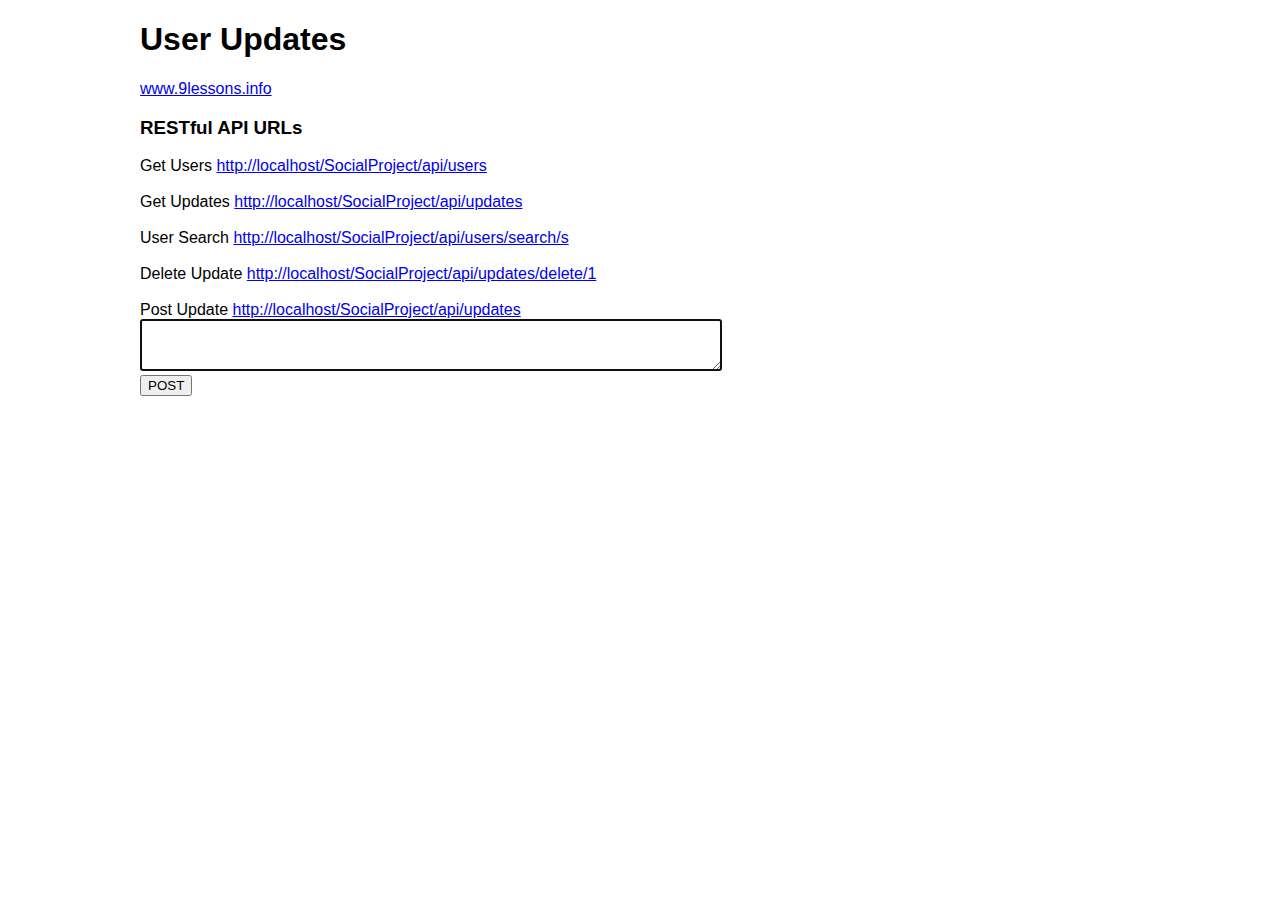
<file: webservices/index.html>
<!DOCTYPE html>
<html>
<head>
<meta http-equiv="Content-Type" content="text/html; charset=utf-8" />
<title>Create RESTful API using Slim PHP Framework</title>
<link href='css/style.css' rel='stylesheet' type='text/css'/>
<script src="http://ajax.googleapis.com/ajax/libs/jquery/2.1.1/jquery.min.js"></script>
<script src="js/ajaxGetPost.js"></script>
<script>


$(document).ready(function()
{
var base_url="http://localhost/SocialProject/";
var url,encodedata;
$("#update").focus();

/* Load Updates */
url=base_url+'api/updates';
encodedata='';
ajax_data('GET',url, function(data) 
{
$.each(data.updates, function(i,data)
{
var html="<div class='stbody' id='stbody"+data.update_id+"'><div class='stimg'><img src='"+data.profile_pic+"' class='stprofileimg'/></div>"
         +"<div class='sttext'><strong>"+data.name+"</strong>"+data.user_update+"<span id='"+data.update_id+"' class='stdelete'>Delete</span>";
		 +"</div></div>";
$(html).appendTo("#mainContent");
});

});

/* Insert Update */
$('body').on("click",'.stpostbutton',function()
{
var update=$('#update').val();
encode=JSON.stringify({
        "user_update": update,
        "user_id": $('#user_id').val()
        });
url=base_url+'api/updates';
if(update.length>0)
{
post_ajax_data(url,encode, function(data) 
{
$.each(data.updates, function(i,data)
{
var html="<div class='stbody' id='stbody"+data.update_id+"'><div class='stimg'><img src='"+data.profile_pic+"' class='stprofileimg'/></div>"
         +"<div class='sttext'><strong>"+data.name+"</strong>"+data.user_update+"<span id='"+data.update_id+"' class='stdelete'>Delete</span>";
		 +"</div></div>";
$("#mainContent").prepend(html);

$('#update').val('').focus();

});
});
}

});

/* Delete Updates */
$('body').on("click",'.stdelete',function()
{
var ID=$(this).attr("id");
url=base_url+'api/updates/delete/'+ID;
ajax_data('DELETE',url, function(data) 
{
$("#stbody"+ID).fadeOut("slow");
});
});





});
</script>

</head>

<body>
<div style="margin:0 auto;width:1000px;">
<h1>User Updates</h1>
<a href="http://www.9lessons.info">www.9lessons.info</a>

<h3>RESTful API URLs</h3>

Get Users <a href="http://localhost/SocialProject/api/users">http://localhost/SocialProject/api/users</a><br/><br/>
Get Updates <a href="http://localhost/SocialProject/api/updates">http://localhost/SocialProject/api/updates</a><br/><br/>
User Search <a href="http://localhost/SocialProject/api/users/search/s">http://localhost/SocialProject/api/users/search/s</a><br/><br/>
Delete Update <a href="http://localhost/SocialProject/api/updates/delete/1">http://localhost/SocialProject/api/updates/delete/1</a><br/><br/>
Post Update <a href="http://localhost/SocialProject/api/updates">http://localhost/SocialProject/api/updates</a><br/>


<div>
<textarea id="update" class="stupdatebox"></textarea><br/>
<input type="hidden" id="user_id" value="1">
<input type="submit" value="POST" class="stpostbutton">
</div>


<div id="mainContent">

</div>

<div style="width:380px;float:right">

</div>

</div>


</body>
</html>
</file>
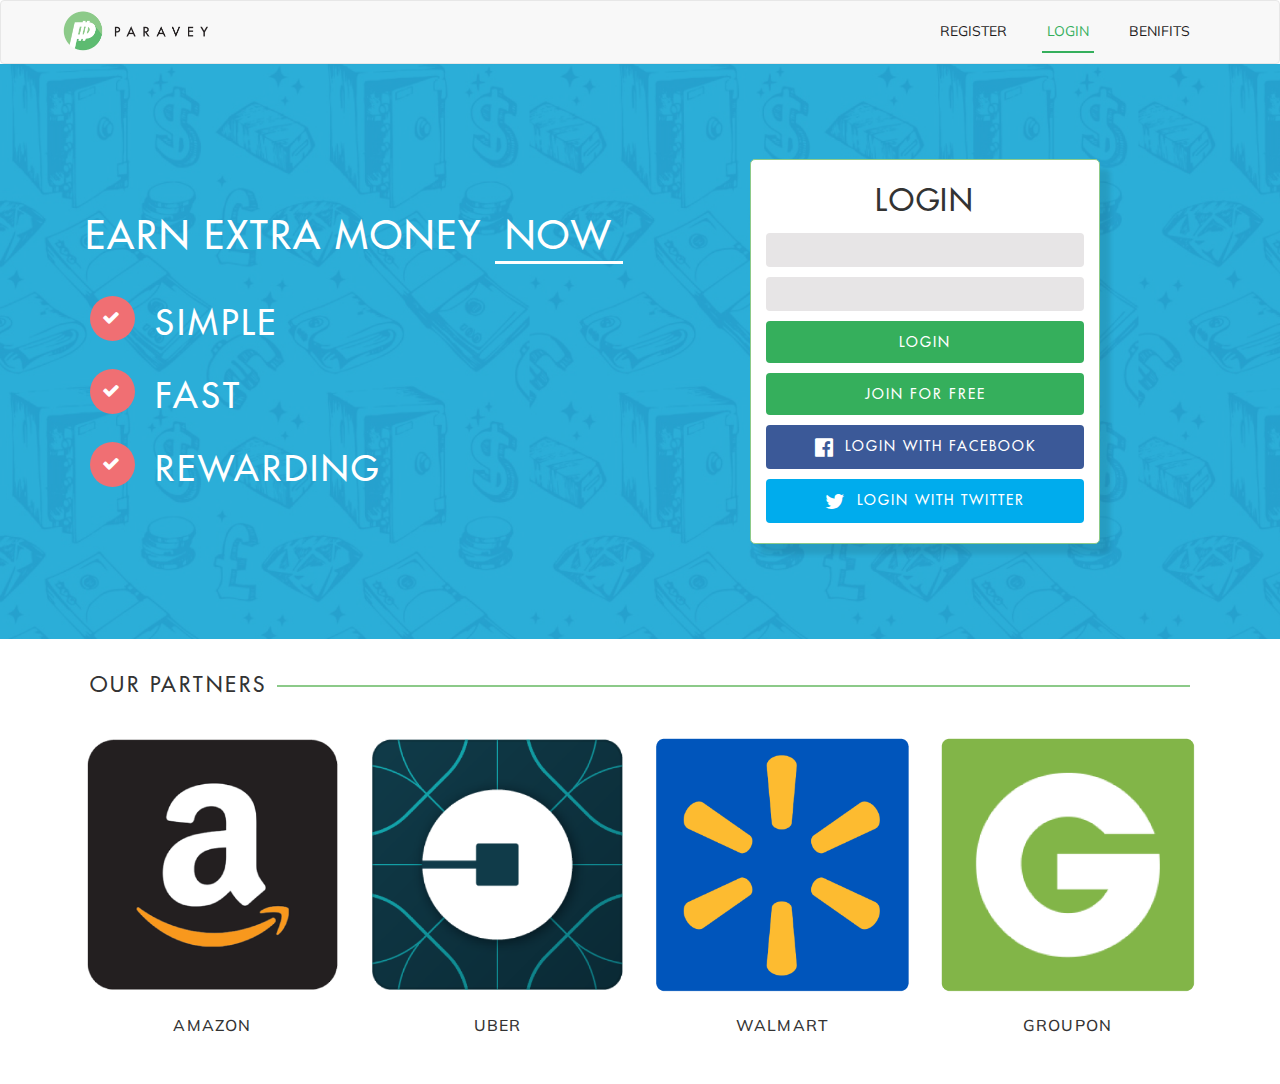
<file: index - Copy.html>
<!DOCTYPE html>
<html lang="en">
  <head>
    <meta charset="utf-8">
    <meta http-equiv="X-UA-Compatible" content="IE=edge">
    <meta name="viewport" content="width=device-width, initial-scale=1">
    <!-- The above 3 meta tags *must* come first in the head; any other head content must come *after* these tags -->
    <title>Paravey</title>

    <!-- Bootstrap -->
    <link href="bower_components/bootstrap/dist/css/bootstrap.min.css" rel="stylesheet">
    <link href="assets/css/main.css" rel="stylesheet">

    <!-- HTML5 shim and Respond.js for IE8 support of HTML5 elements and media queries -->
    <!-- WARNING: Respond.js doesn't work if you view the page via file:// -->
    <!--[if lt IE 9]>
      <script src="https://oss.maxcdn.com/html5shiv/3.7.3/html5shiv.min.js"></script>
      <script src="https://oss.maxcdn.com/respond/1.4.2/respond.min.js"></script>
    <![endif]-->

  </head>
  <body>
    <header class="main-header">
      <!-- header-top starts -->
      <div class="header-top">
        <div class="">
          <nav class="navbar navbar-default">
            <div class="container">
              <div class="navbar-header">
                <button type="button" class="navbar-toggle collapsed" data-toggle="collapse" data-target="#navbar">
                  <span class="sr-only">Toggle navigation</span>
                  <span class="icon-bar"></span>
                  <span class="icon-bar"></span>
                  <span class="icon-bar"></span>
                </button>
                <a class="navbar-brand logo" href="#"><img src="assets/images/logo.png" alt="">
                </a>
              </div>
              <div id="navbar" class="navbar-collapse collapse">
                <ul class="nav navbar-nav navbar-right">
                  <li><a href="register.html">Register</a></li>
                  <li class="active"><a href="index.html">Login</a></li>
                  <li><a href="#">Benifits</a></li>
                </ul>
              </div>
              <!--/.nav-collapse -->
            </div>
            <!--/.container-fluid -->
          </nav>
        </div>
      </div>
      <!-- header-top starts -->
    </header>

    <main class="main-content">
      <!-- hero-section starts -->
      <section class="hero-section">
        <div class="container">
          <div class="col-md-6 dtable">
            <div class="hero-left">
              <h1>Earn Extra Money <a href="#">Now</a></h1>
              <ul>
                <li><span class="icon"><i class="fa fa-check" aria-hidden="true"></i></span>Simple</li>
                <li><span class="icon"><i class="fa fa-check" aria-hidden="true"></i></span>fast</li>
                <li><span class="icon"><i class="fa fa-check" aria-hidden="true"></i></span>Rewarding</li>
              </ul>
            </div>
          </div>
          <div class="col-md-6 dtable">
            <div class="hero-right">
              <div class="hero-form login">
                <h1 class="title">LOGIN</h1>
                <form>
                  <div class="form-group">
                    <input type="text" class="form-control" id="email">
                    <label for="email">username:(<a href="javascript:void(0)"> forgot ?</a>)</label>
                  </div>
                  <div class="form-group">
                    <input type="password" class="form-control" id="pwd">
                    <label for="pwd">password:(<a href="javascript:void(0)"> forgot ?</a>)</label>
                  </div>
                  <button type="button" class="btn btn-full green">Login</button>
                  <button type="button" class="btn btn-full green">Join for free</button>
                  <button type="button" class="btn btn-full fb"><span><i class="fa fa-facebook-official" aria-hidden="true"></i></span>login with facebook</button>
                  <button type="button" class="btn btn-full twi"><span><i class="fa fa-twitter" aria-hidden="true"></i></span>login with twitter</button>
                </form>
              </div>
            </div>
          </div>
        </div>
      </section>
      <!-- hero-section ends -->

      <!-- our partners -->
      <section class="our-partners">
        <div class="container">
          <h3 class="sec-heading">
            our partners
            <span class="sap"></span>
          </h3>

          <div class="partners row">
            <div class="col-sm-3 col-xs-6 partner">
              <img class="img-responsive" src="assets/images/partner1.png" alt="">
              <h4 class="p-title">AMAZON</h4>
            </div>
            <div class="col-sm-3 col-xs-6 partner">
              <img class="img-responsive" src="assets/images/partner2.png" alt="">
              <h4 class="p-title">UBER</h4>
            </div>
            <div class="col-sm-3 col-xs-6 partner">
              <img class="img-responsive" src="assets/images/partner3.png" alt="">
              <h4 class="p-title">WALMART</h4>
            </div>
            <div class="col-sm-3 col-xs-6 partner">
              <img class="img-responsive" src="assets/images/partner4.png" alt="">
              <h4 class="p-title">GROUPON</h4>
            </div>
          </div>



        </div>



      </section>
      <!-- our partners ends-->
    </main>




    <!-- jQuery -->
    <script src="bower_components/jquery/dist/jquery.min.js"></script>
    <script src="bower_components/bootstrap/dist/js/bootstrap.min.js"></script>
    <script src="assets/js/main.js"></script>
  </body>
</html>
</file>
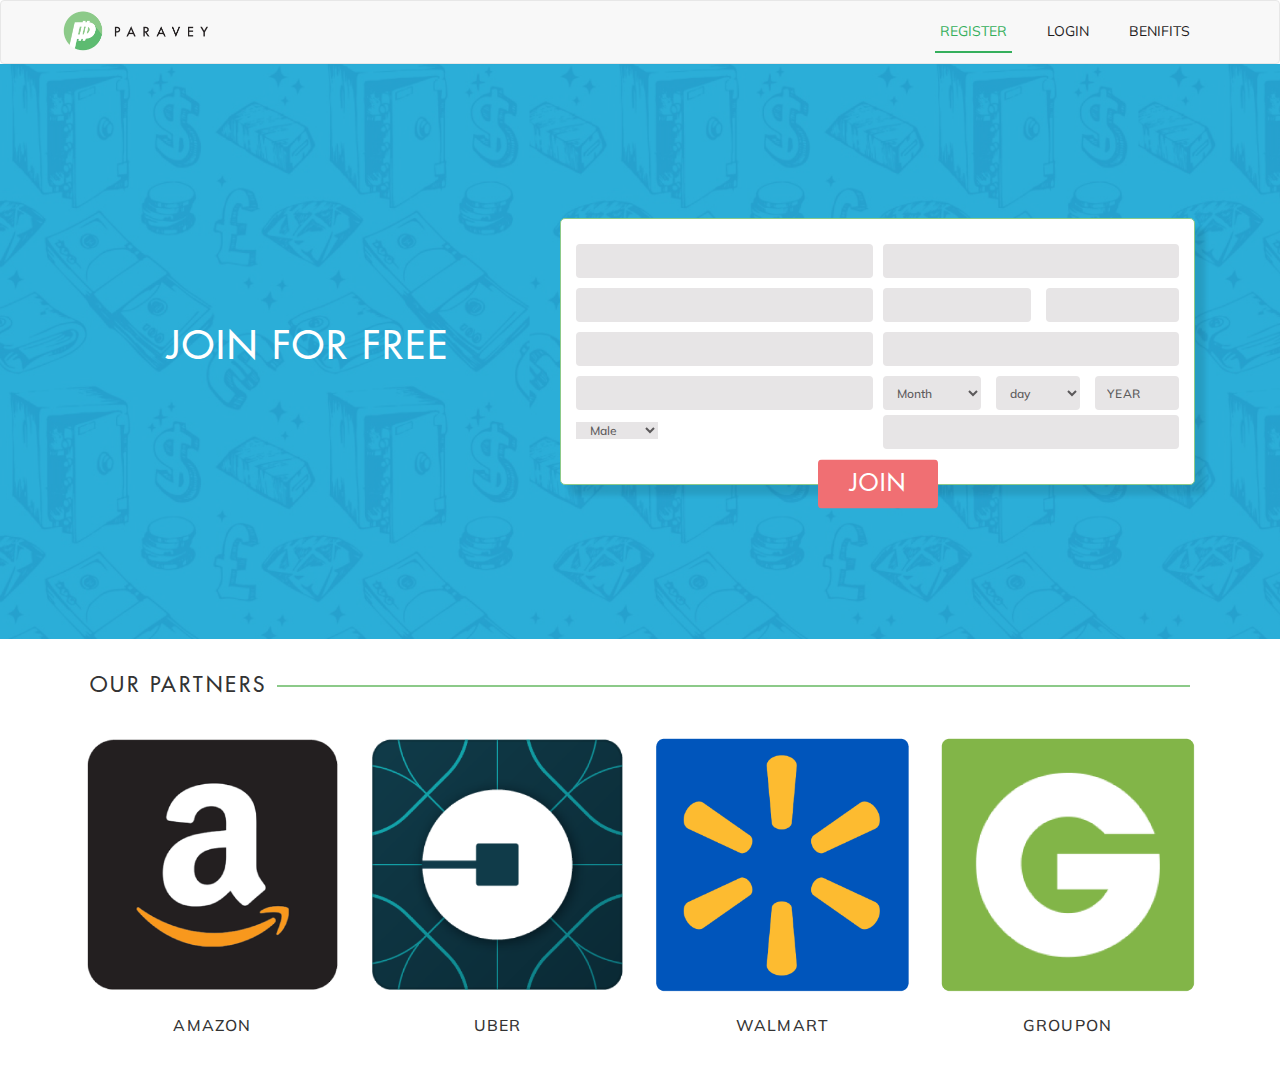
<file: register.html>
<!DOCTYPE html>
<html lang="en">
  <head>
    <meta charset="utf-8">
    <meta http-equiv="X-UA-Compatible" content="IE=edge">
    <meta name="viewport" content="width=device-width, initial-scale=1">
    <!-- The above 3 meta tags *must* come first in the head; any other head content must come *after* these tags -->
    <title>Paravey</title>

    <!-- Bootstrap -->
    <link href="bower_components/bootstrap/dist/css/bootstrap.min.css" rel="stylesheet">
    <link href="assets/css/main.css" rel="stylesheet">

    <!-- HTML5 shim and Respond.js for IE8 support of HTML5 elements and media queries -->
    <!-- WARNING: Respond.js doesn't work if you view the page via file:// -->
    <!--[if lt IE 9]>
      <script src="https://oss.maxcdn.com/html5shiv/3.7.3/html5shiv.min.js"></script>
      <script src="https://oss.maxcdn.com/respond/1.4.2/respond.min.js"></script>
    <![endif]-->

  </head>
  <body>
    <header class="main-header">
      <!-- header-top starts -->
      <div class="header-top">
        <div class="">
          <nav class="navbar navbar-default">
            <div class="container">
              <div class="navbar-header">
                <button type="button" class="navbar-toggle collapsed" data-toggle="collapse" data-target="#navbar">
                  <span class="sr-only">Toggle navigation</span>
                  <span class="icon-bar"></span>
                  <span class="icon-bar"></span>
                  <span class="icon-bar"></span>
                </button>
                <a class="navbar-brand logo" href="#"><img src="assets/images/logo.png" alt="">
                </a>
              </div>
              <div id="navbar" class="navbar-collapse collapse">
                <ul class="nav navbar-nav navbar-right">
                  <li class="active"><a href="register.html">Register</a></li>
                  <li><a href="index.html">Login</a></li>
                  <li><a href="#">Benifits</a></li>
                </ul>
              </div>
              <!--/.nav-collapse -->
            </div>
            <!--/.container-fluid -->
          </nav>
        </div>
      </div>
      <!-- header-top starts -->
    </header>

    <main class="main-content">
      <!-- hero-section starts -->
      <section class="hero-section">
        <div class="container">
          <div class="col-md-5 dtable">
            <div class="hero-left">
              <h1 class="text-center">Join for free</h1>
            </div>
          </div>


          <div class="col-md-7 dtable">
            <div class="hero-right">
              <div class="hero-form register">
                <!-- <h1 class="title">Register</h1> -->
                <form>
                  <div class="row">
                    <div class="col-md-6">
                      <div class="form-horizontal">
                        <div class="form-group">
                          <input type="text" class="form-control" id="fname">
                          <label for="fname">First Name </label>
                        </div>
                        <div class="form-group">
                          <input type="text" class="form-control" id="lname">
                          <label for="lname">Last Name </label>
                        </div>
                        <div class="form-group">
                          <input type="text" class="form-control" id="e_mail">
                          <label for="e_mail">Email </label>
                        </div>
                        <div class="form-group">
                          <input type="text" class="form-control" id="phone">
                          <label for="phone">Phone </label>
                        </div>
                        <div class="form-group">
                          <select class="" class="form-control" id="gender">
                            <option value="Male">Male</option>
                            <option value="Female">Female</option>
                          </select>
                          <label for="gender">Gender </label>
                        </div>
                      </div>
                    </div>

                    <div class="col-md-6">
                      <div class="form-horizontal">
                        <div class="form-group">
                          <input type="text" class="form-control" id="saddress">
                          <label for="saddress">Street Address</label>
                        </div>
                        <!-- nested row -->
                        <div class="row">
                          <div class="col-xs-6">
                            <div class="form-group">
                              <input type="text" class="form-control" id="city">
                              <label for="city">City</label>
                            </div>
                          </div>
                          <div class="col-xs-6">
                            <div class="form-group ml0">
                              <input type="text" class="form-control" id="state">
                              <label for="state">State</label>
                            </div>
                          </div>
                        </div><!-- nested row ends-->
                        <div class="form-group">
                          <input type="text" class="form-control" id="zipcode">
                          <label for="zipcode">Zip Code</label>
                        </div>

                        <!-- nested row -->
                        <div class="row dob">
                          <div class="col-xs-4">
                            <div class="form-group">
                              <select class="form-control">
                                <option value="Male">Month</option>
                                <option value="Female">Jan</option>
                              </select>
                            </div>
                          </div>
                          <div class="col-xs-4">
                            <div class="form-group ml0">
                              <select class="form-control">
                                <option value="Male">day</option>
                                <option value="Female">1</option>
                                <option value="Female">2</option>
                                <option value="Female">3</option>
                              </select>
                            </div>
                          </div>
                          <div class="col-xs-4">
                            <div class="form-group ml0">
                              <input type="text" class="form-control" placeholder="year">
                            </div>
                          </div>
                          <label class="mb10" for="">Date of birth</label>
                        </div><!-- nested row ends-->


                        <div class="form-group">
                          <input type="password" class="form-control" id="pass">
                          <label for="pass">Password</label>
                        </div>

                      </div>
                    </div>
                  </div><!--row ends-->
                  <button type="submit" class="btn center reg-btn btn-red btn-lg2">Join</button>
                </form>

              </div>
            </div>
          </div>
        </div>
      </section>
      <!-- hero-section ends -->

      <!-- our partners -->
      <section class="our-partners">
        <div class="container">
          <h3 class="sec-heading">
            our partners
            <span class="sap"></span>
          </h3>

          <div class="partners row">
            <div class="col-sm-3 col-xs-6 partner">
              <img class="img-responsive" src="assets/images/partner1.png" alt="">
              <h4 class="p-title">AMAZON</h4>
            </div>
            <div class="col-sm-3 col-xs-6 partner">
              <img class="img-responsive" src="assets/images/partner2.png" alt="">
              <h4 class="p-title">UBER</h4>
            </div>
            <div class="col-sm-3 col-xs-6 partner">
              <img class="img-responsive" src="assets/images/partner3.png" alt="">
              <h4 class="p-title">WALMART</h4>
            </div>
            <div class="col-sm-3 col-xs-6 partner">
              <img class="img-responsive" src="assets/images/partner4.png" alt="">
              <h4 class="p-title">GROUPON</h4>
            </div>
          </div>



        </div>



      </section>
      <!-- our partners ends-->
    </main>




    <!-- jQuery -->
    <script src="bower_components/jquery/dist/jquery.min.js"></script>
    <script src="bower_components/bootstrap/dist/js/bootstrap.min.js"></script>
    <script src="assets/js/main.js"></script>
  </body>
</html>
</file>
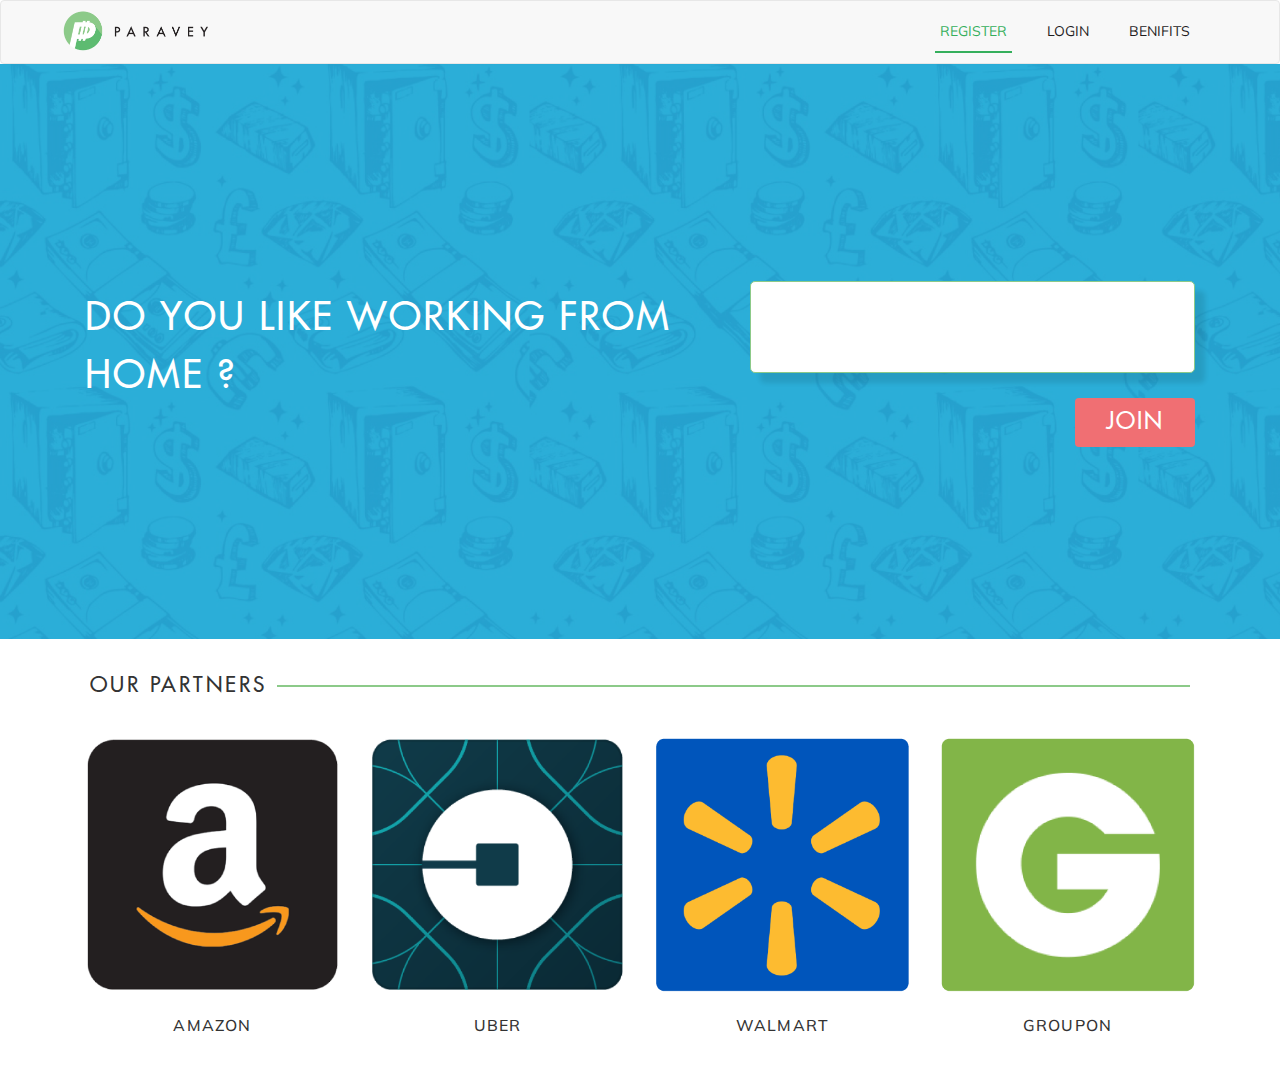
<file: register2.html>
<!DOCTYPE html>
<html lang="en">
  <head>
    <meta charset="utf-8">
    <meta http-equiv="X-UA-Compatible" content="IE=edge">
    <meta name="viewport" content="width=device-width, initial-scale=1">
    <!-- The above 3 meta tags *must* come first in the head; any other head content must come *after* these tags -->
    <title>Paravey</title>

    <!-- Bootstrap -->
    <link href="bower_components/bootstrap/dist/css/bootstrap.min.css" rel="stylesheet">
    <link href="assets/css/main.css" rel="stylesheet">

    <!-- HTML5 shim and Respond.js for IE8 support of HTML5 elements and media queries -->
    <!-- WARNING: Respond.js doesn't work if you view the page via file:// -->
    <!--[if lt IE 9]>
      <script src="https://oss.maxcdn.com/html5shiv/3.7.3/html5shiv.min.js"></script>
      <script src="https://oss.maxcdn.com/respond/1.4.2/respond.min.js"></script>
    <![endif]-->

  </head>
  <body>
    <header class="main-header">
      <!-- header-top starts -->
      <div class="header-top">
        <div class="">
          <nav class="navbar navbar-default">
            <div class="container">
              <div class="navbar-header">
                <button type="button" class="navbar-toggle collapsed" data-toggle="collapse" data-target="#navbar">
                  <span class="sr-only">Toggle navigation</span>
                  <span class="icon-bar"></span>
                  <span class="icon-bar"></span>
                  <span class="icon-bar"></span>
                </button>
                <a class="navbar-brand logo" href="#"><img src="assets/images/logo.png" alt="">
                </a>
              </div>
              <div id="navbar" class="navbar-collapse collapse">
                <ul class="nav navbar-nav navbar-right">
                  <li class="active"><a href="register.html">Register</a></li>
                  <li><a href="index.html">Login</a></li>
                  <li><a href="#">Benifits</a></li>
                </ul>
              </div>
              <!--/.nav-collapse -->
            </div>
            <!--/.container-fluid -->
          </nav>
        </div>
      </div>
      <!-- header-top starts -->
    </header>

    <main class="main-content">
      <!-- hero-section starts -->
      <section class="hero-section">
        <div class="container">
          <div class="col-md-7 dtable">
            <div class="hero-left">
              <h1>Do you like working from home ?</h1>
            </div>
          </div>


          <div class="col-md-5 dtable">
            <div class="hero-right">
              <form>
                <div class="hero-form register">
                <!-- <h1 class="title">Register</h1> -->
                  <div class="ques">
                    <div class="radio radio-inline">
                        <input type="radio" id="inlineRadio1" name="radio1" value="yes" >
                        <label for="inlineRadio1"> Yes </label>
                    </div>
                    <div class="radio radio-inline">
                        <input type="radio" id="inlineRadio2" name="radio1" value="no" >
                        <label for="inlineRadio2"> NO </label>
                    </div>
                  </div>
                </div>
                <button type="button" class="btn pull-right reg-btn btn-red btn-lg2">Join</button>
              </form>
            </div>
          </div>
        </div>
      </section>
      <!-- hero-section ends -->

      <!-- our partners -->
      <section class="our-partners">
        <div class="container">
          <h3 class="sec-heading">
            our partners
            <span class="sap"></span>
          </h3>

          <div class="partners row">
            <div class="col-sm-3 col-xs-6 partner">
              <img class="img-responsive" src="assets/images/partner1.png" alt="">
              <h4 class="p-title">AMAZON</h4>
            </div>
            <div class="col-sm-3 col-xs-6 partner">
              <img class="img-responsive" src="assets/images/partner2.png" alt="">
              <h4 class="p-title">UBER</h4>
            </div>
            <div class="col-sm-3 col-xs-6 partner">
              <img class="img-responsive" src="assets/images/partner3.png" alt="">
              <h4 class="p-title">WALMART</h4>
            </div>
            <div class="col-sm-3 col-xs-6 partner">
              <img class="img-responsive" src="assets/images/partner4.png" alt="">
              <h4 class="p-title">GROUPON</h4>
            </div>
          </div>



        </div>



      </section>
      <!-- our partners ends-->
    </main>




    <!-- jQuery -->
    <script src="bower_components/jquery/dist/jquery.min.js"></script>
    <script src="bower_components/bootstrap/dist/js/bootstrap.min.js"></script>
    <script src="assets/js/main.js"></script>
  </body>
</html>
</file>
<file: webservices/css/style.css>
body
{
font-family:arial
}
#container
{
margin:0 auto;
width:600px;
}
.stbody
{
min-height:70px;
margin-bottom:10px;
border-bottom:dashed 1px #cc0000;
}
.stimg
{
float:left;

}
.stprofileimg
{
width:60px;
}
.sttext
{
margin-left:70px;
font-size:12px;
line-height:18px;
min-height:50px;
word-wrap:break-word;
overflow:hidden;
padding:5px;
display:block;

}
.sttext strong{display:block}
.sttime
{
font-size:11px;
color:#999;
font-family:Arial, Helvetica, sans-serif;
}
.stdelete
{
color:#dedede;
float:right;
cursor:pointer;
}
.stdelete:hover
{
color:#333333;
}
.stupdatebox
{
width:560px;
padding:10px;

}
.stpostbutton
{
margin-bottom:20px;
}

#mainContent{width:600px;float:left}
</file>
